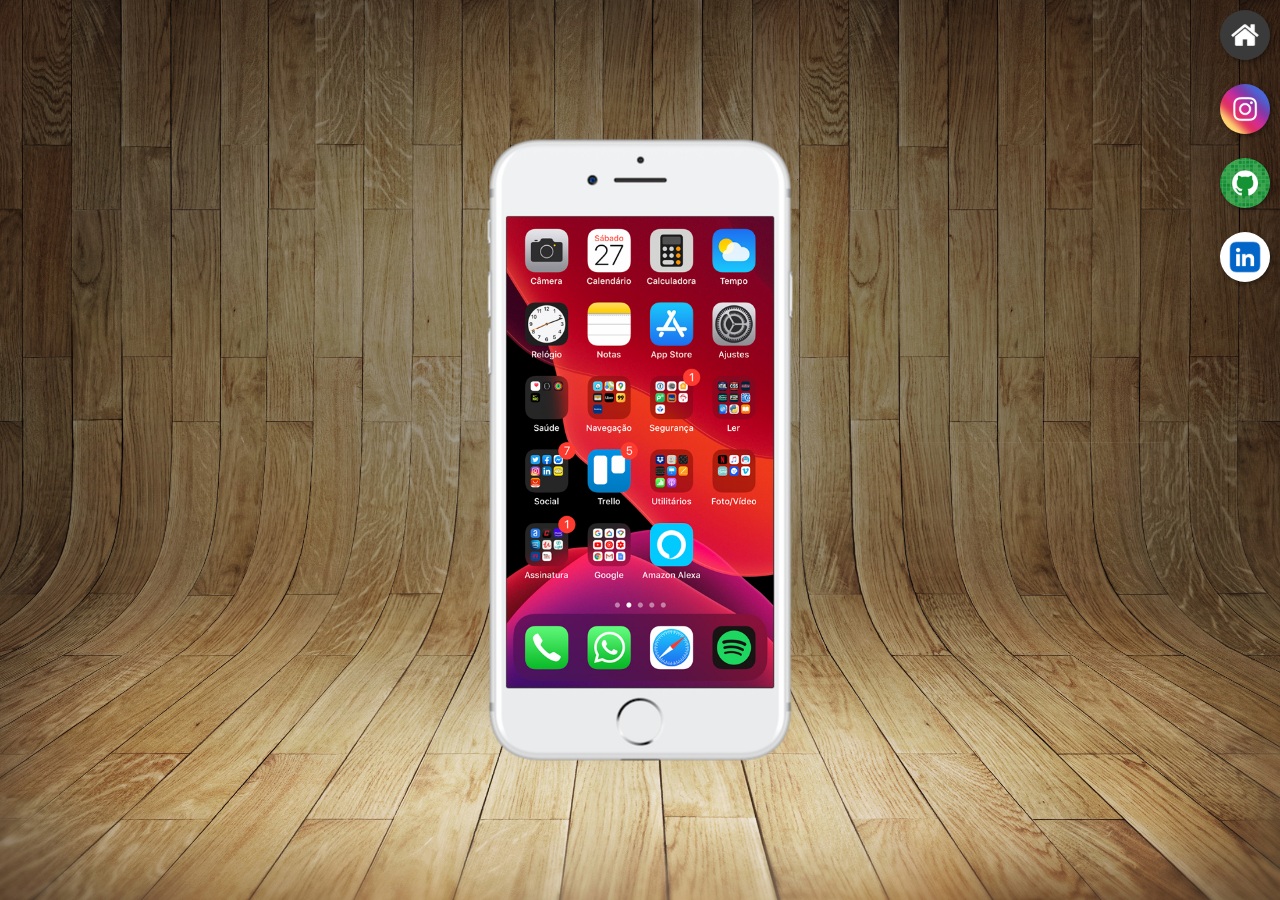
<file: index.html>
<!DOCTYPE html>
<html lang='pt-br'>
<head>
    <meta charset='utf-8'>
    <meta name='viewport' content='width=device-width, initial-scale=1'>
    <title>Projeto Redes Sociais</title>
    <link rel='stylesheet' href='estilos/style.css'>
    <link rel='icon' type='image/x-icon' href='favicon.ico'>
</head>
<body>
    <main>
        <section id="telefone">
            <iframe src="home.html" name="tela" id="tela" frameborder="0">
                Seu navegador não suporta iframes. Tente utilizar outro navegador ou atualize o seu navegador atual.
            </iframe>
        </section>

        <section id="redes-sociais">
            <a href="home.html" target="tela"><img src="imagens/logo-home.jpg" alt="Home"></a> <br>
            <a href="instagram.html" target="tela"><img src="imagens/logo-instagram.jpg" alt="Instagram"></a> <br>
            <a href="github.html" target="tela"><img src="imagens/logo-github.jpg" alt="Github"></a> <br>
            <a href="linkedin.html" target="tela"><img src="imagens/logo-linkedin.jpg" alt="Linkedin"></a> <br>
        </section>
    </main>
</body>
</html>
</file>
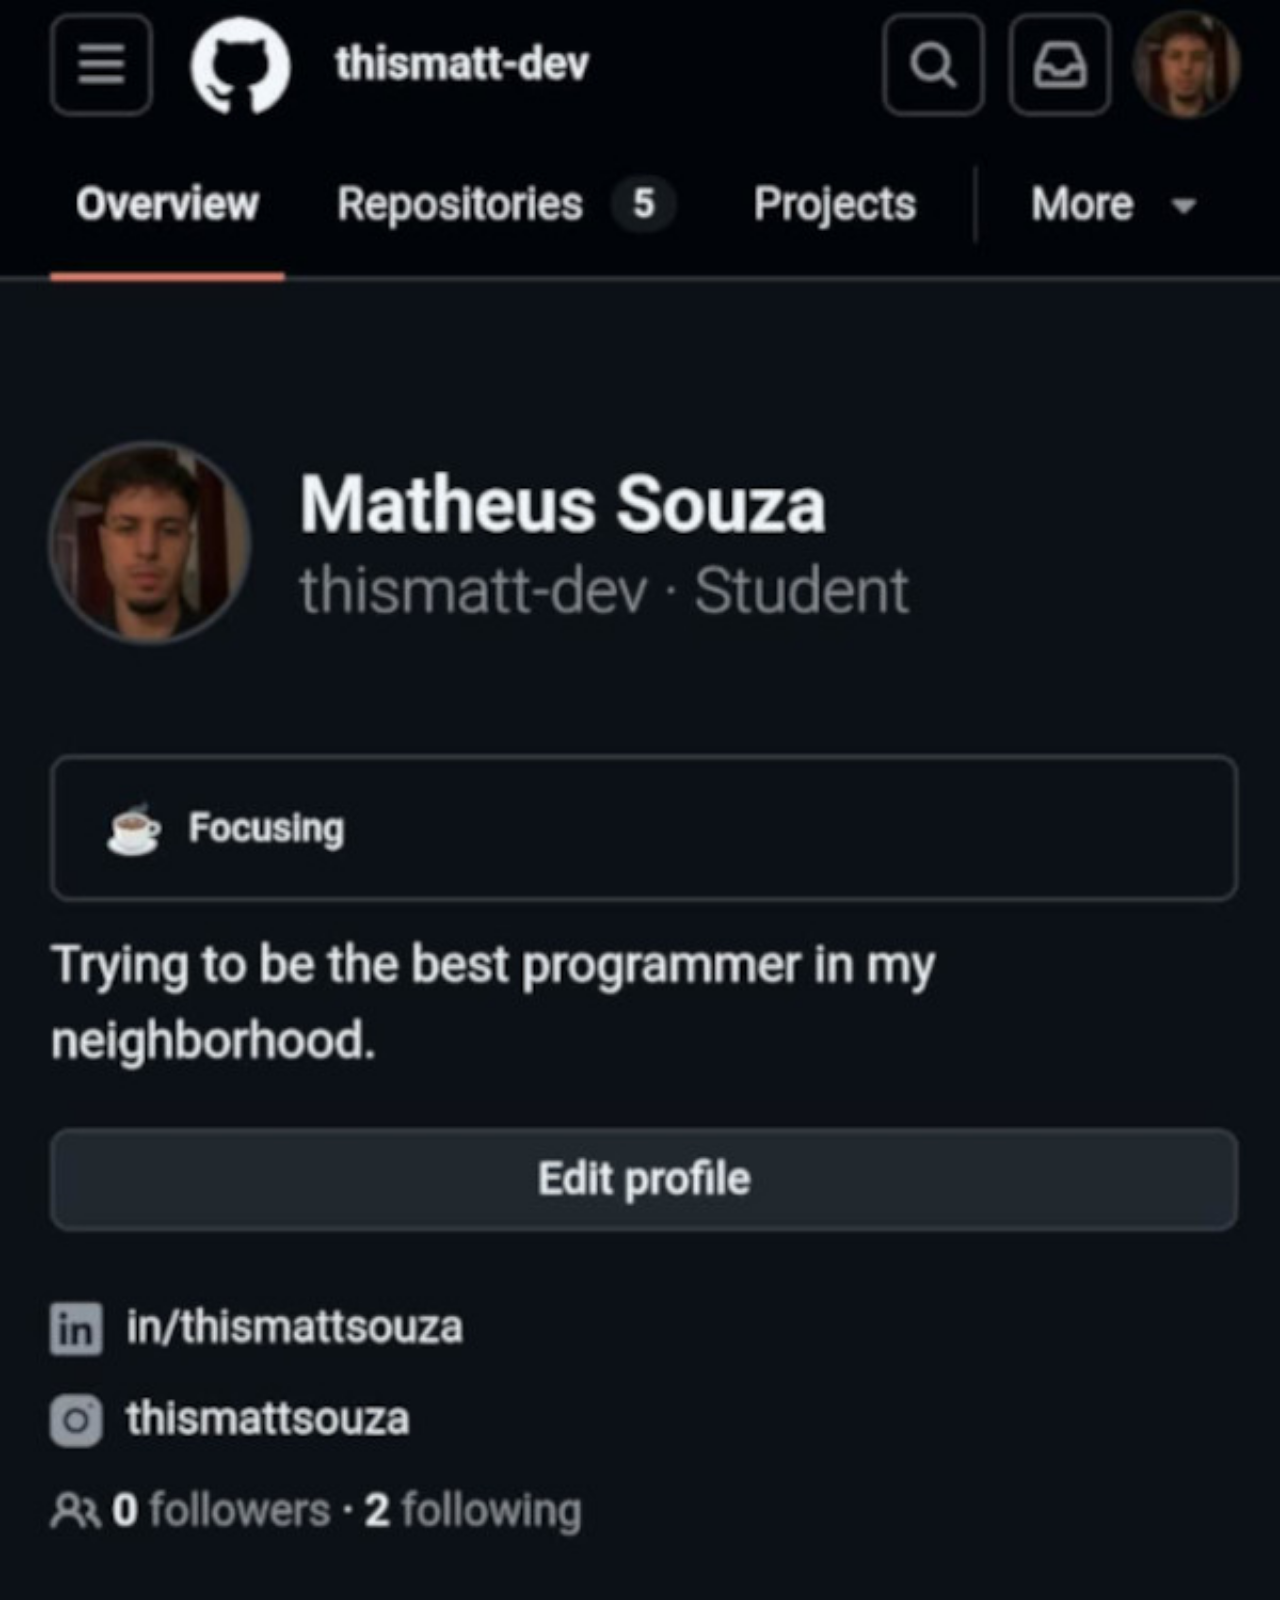
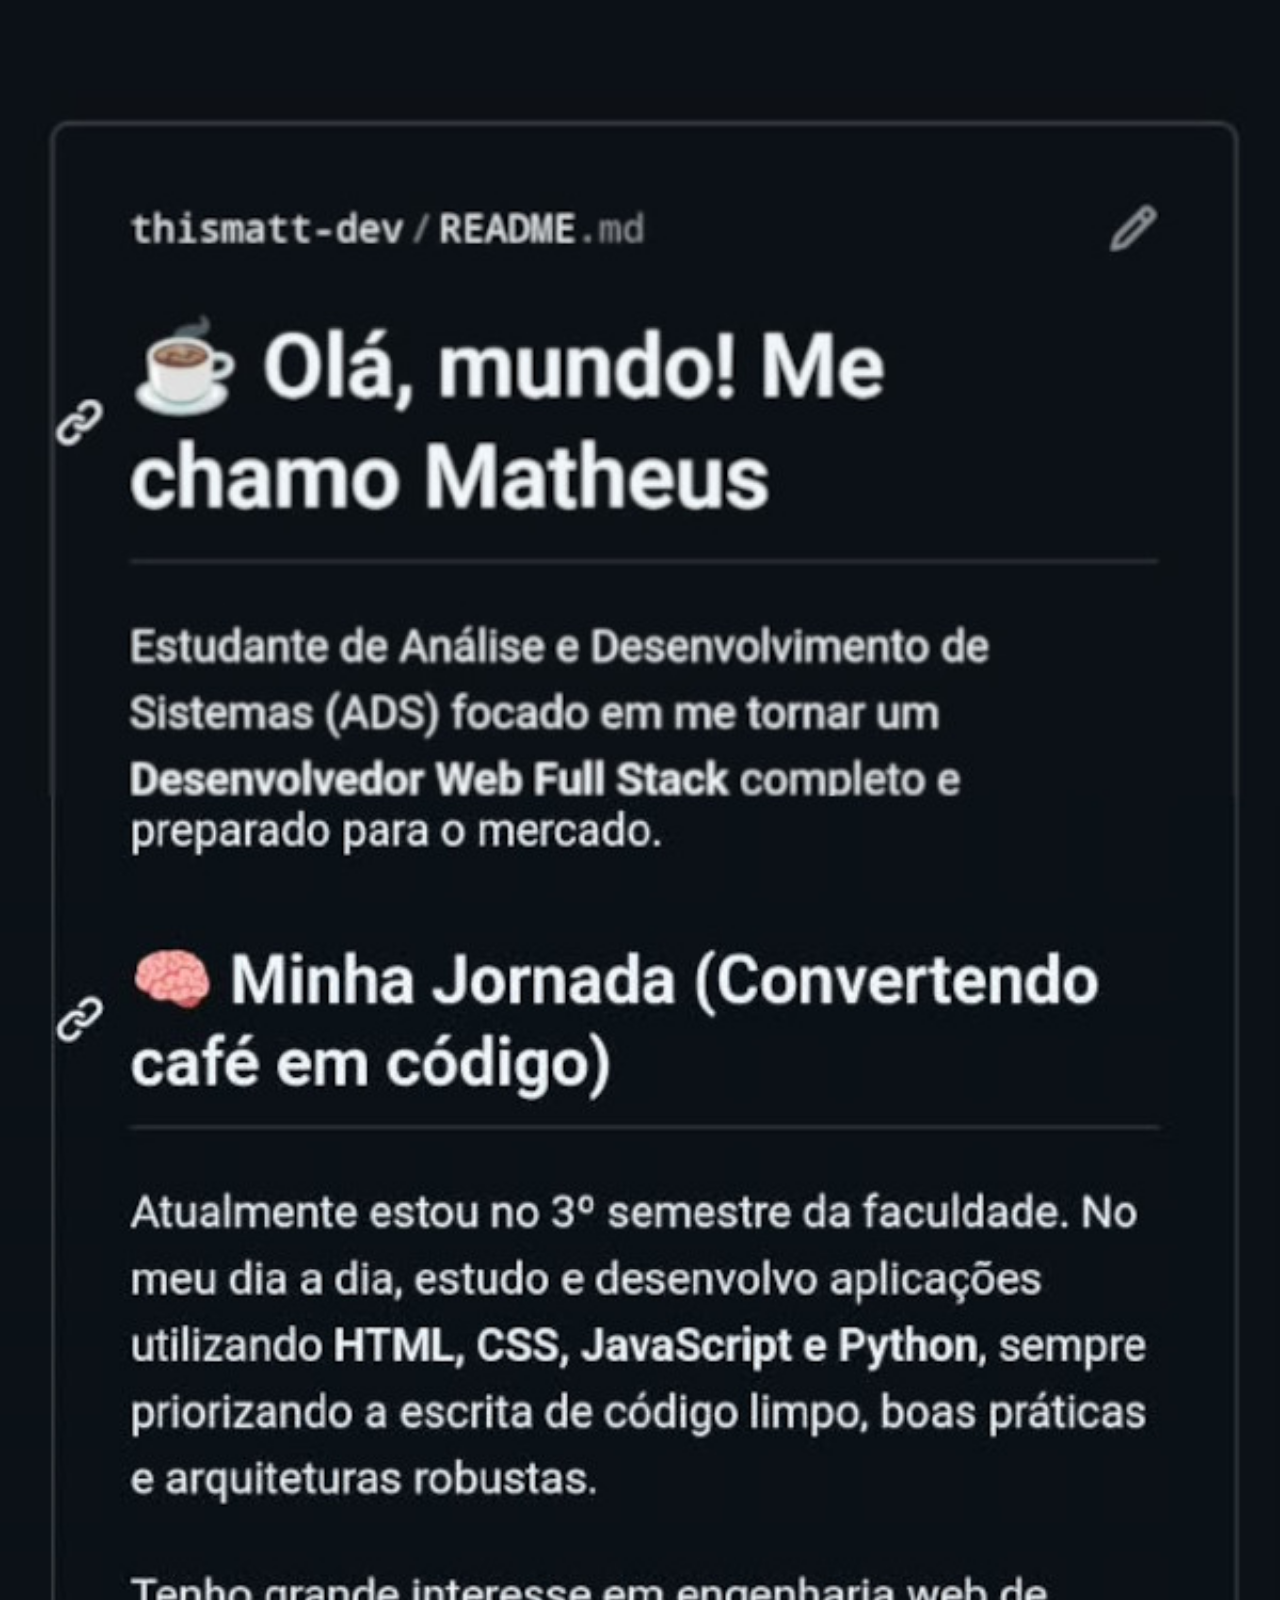
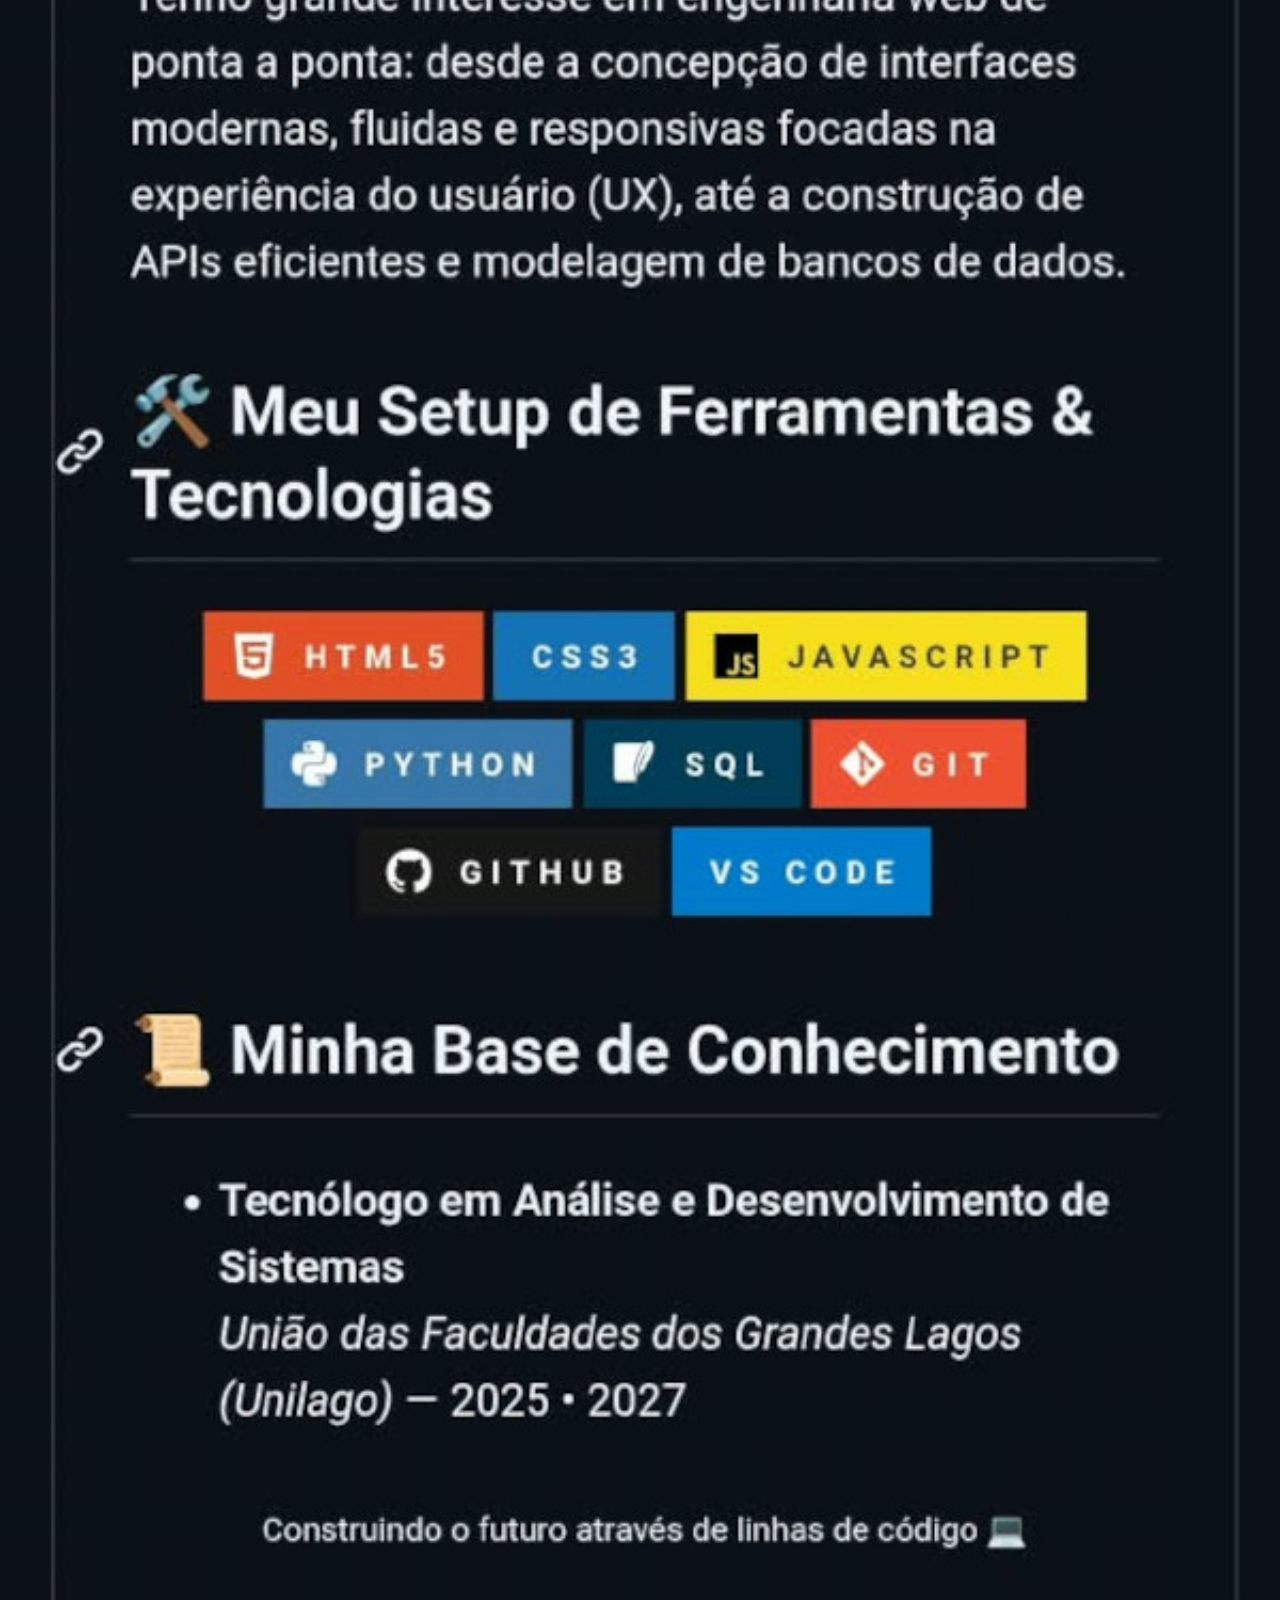
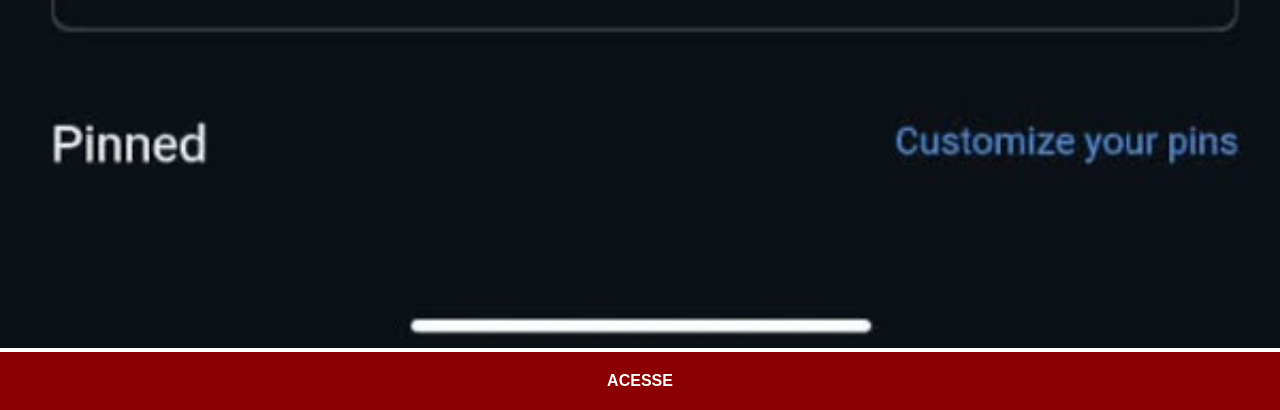
<file: github.html>
<!DOCTYPE html>
<html lang='pt-br'>
<head>
    <meta charset='utf-8'>
    <meta name='viewport' content='width=device-width, initial-scale=1'>
    <title>Github</title>
    <link rel='stylesheet' href='estilos/social.css'>
</head>
<body>
    <img src="imagens/tela-github.jpg" alt="Github">
    <a href="https://github.com/thismatt-dev" target="_blank">ACESSE</a>
</body>
</html>
</file>
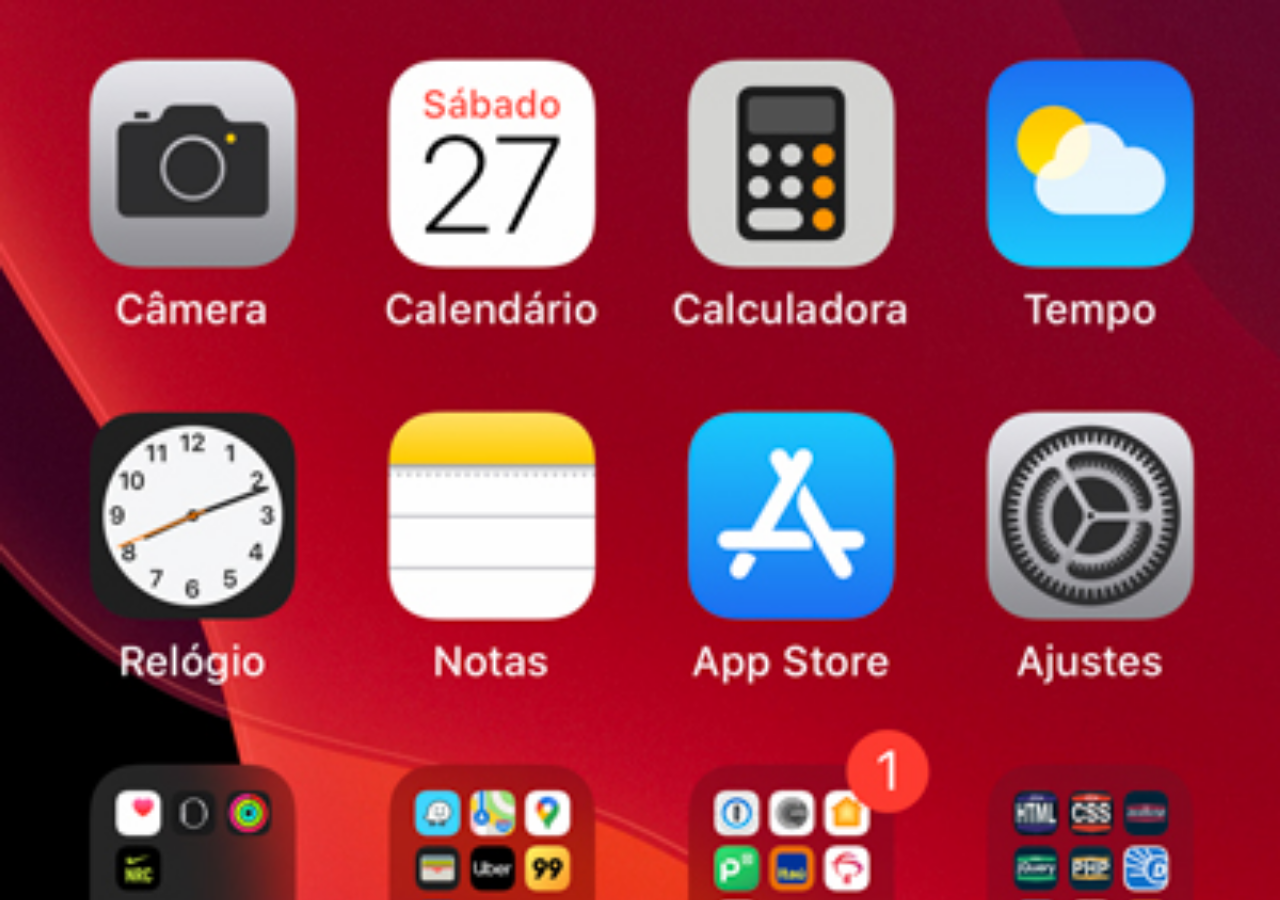
<file: home.html>
<!DOCTYPE html>
<html lang='pt-br'>
<head>
    <meta charset='utf-8'>
    <meta name='viewport' content='width=device-width, initial-scale=1'>
    <title>Home</title>
</head>

<style>
    * {
        margin: 0;
        padding: 0;
    }

    body {
        width: 100vw;
        height: 100vh;
        background: black url('imagens/tela-home.jpg') no-repeat top center; 
        background-size: cover;
    }
</style>

<body>
    
</body>
</html>
</file>
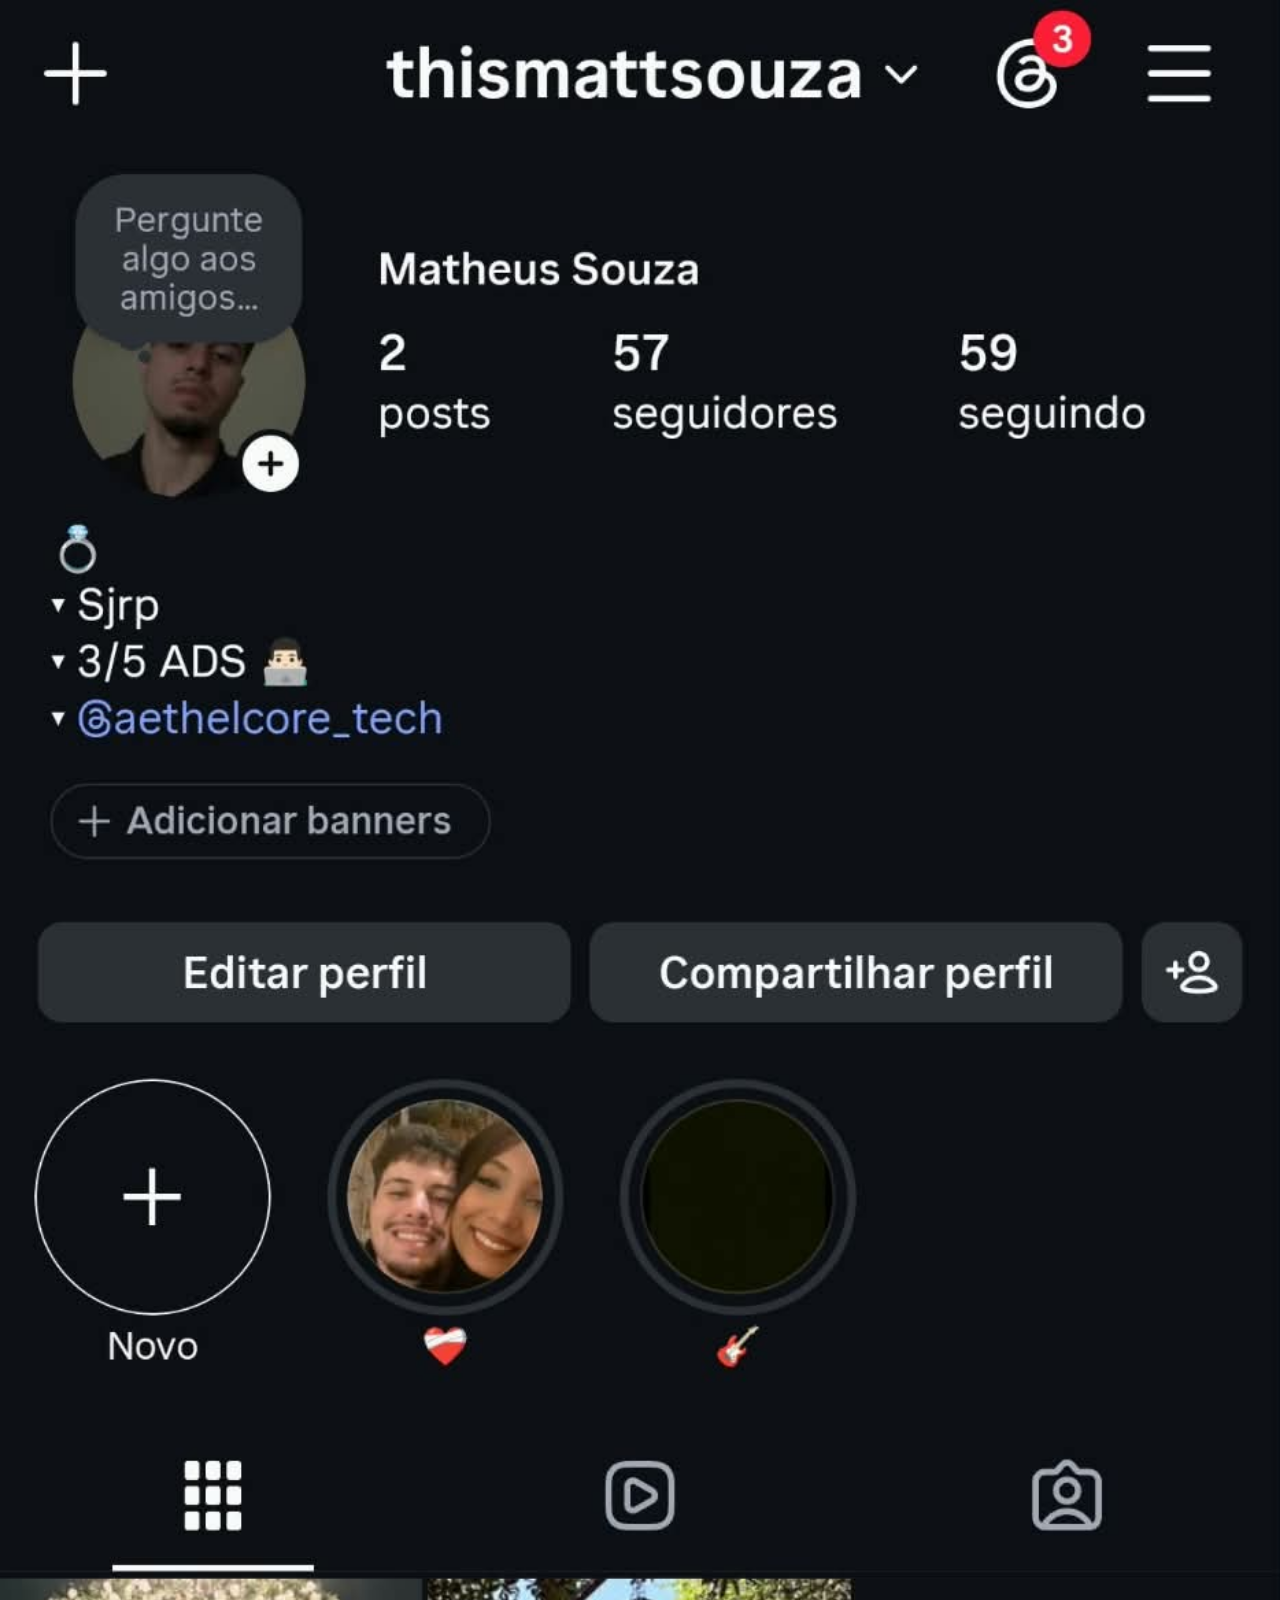
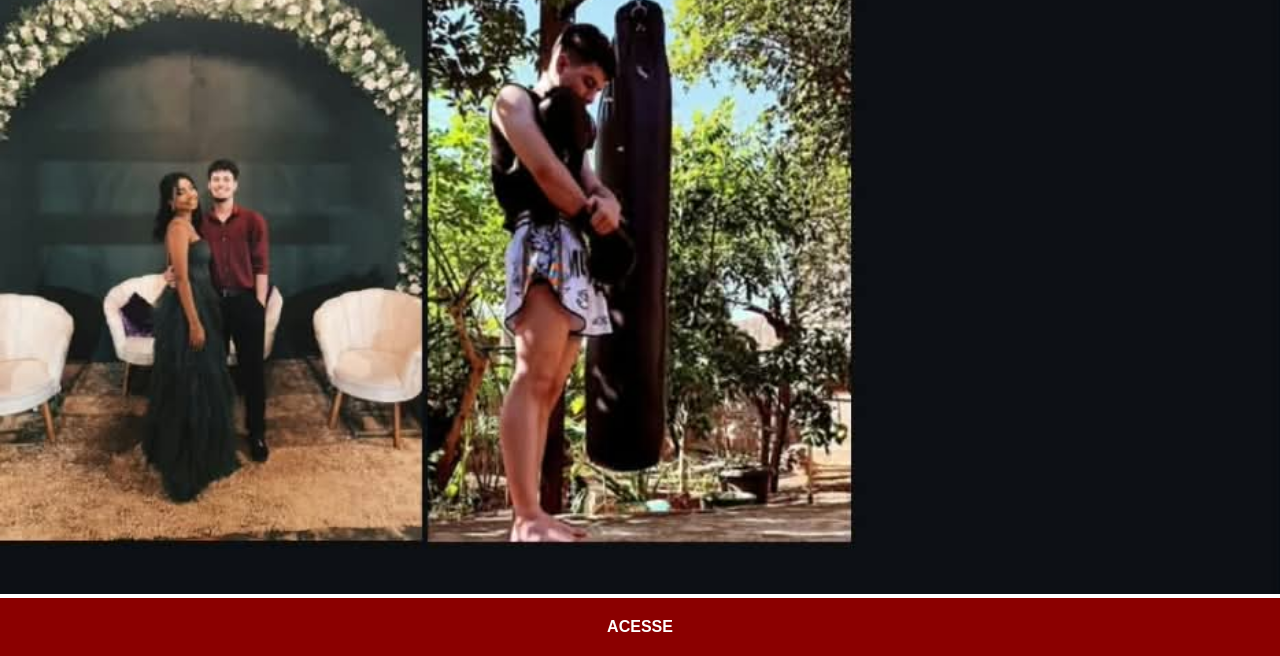
<file: instagram.html>
<!DOCTYPE html>
<html lang='pt-br'>
<head>
    <meta charset='utf-8'>
    <meta name='viewport' content='width=device-width, initial-scale=1'>
    <title>Instagram</title>
    <link rel='stylesheet' href='estilos/social.css'>
</head>
<body>
    <img src="imagens/tela-instagram.jpeg" alt="Instagram">
    <a href="https://www.instagram.com/thismattsouza?stkn=MWV1MHVwOTFqbHF6OA==" target="_blank">ACESSE</a>
</body>
</html>
</file>
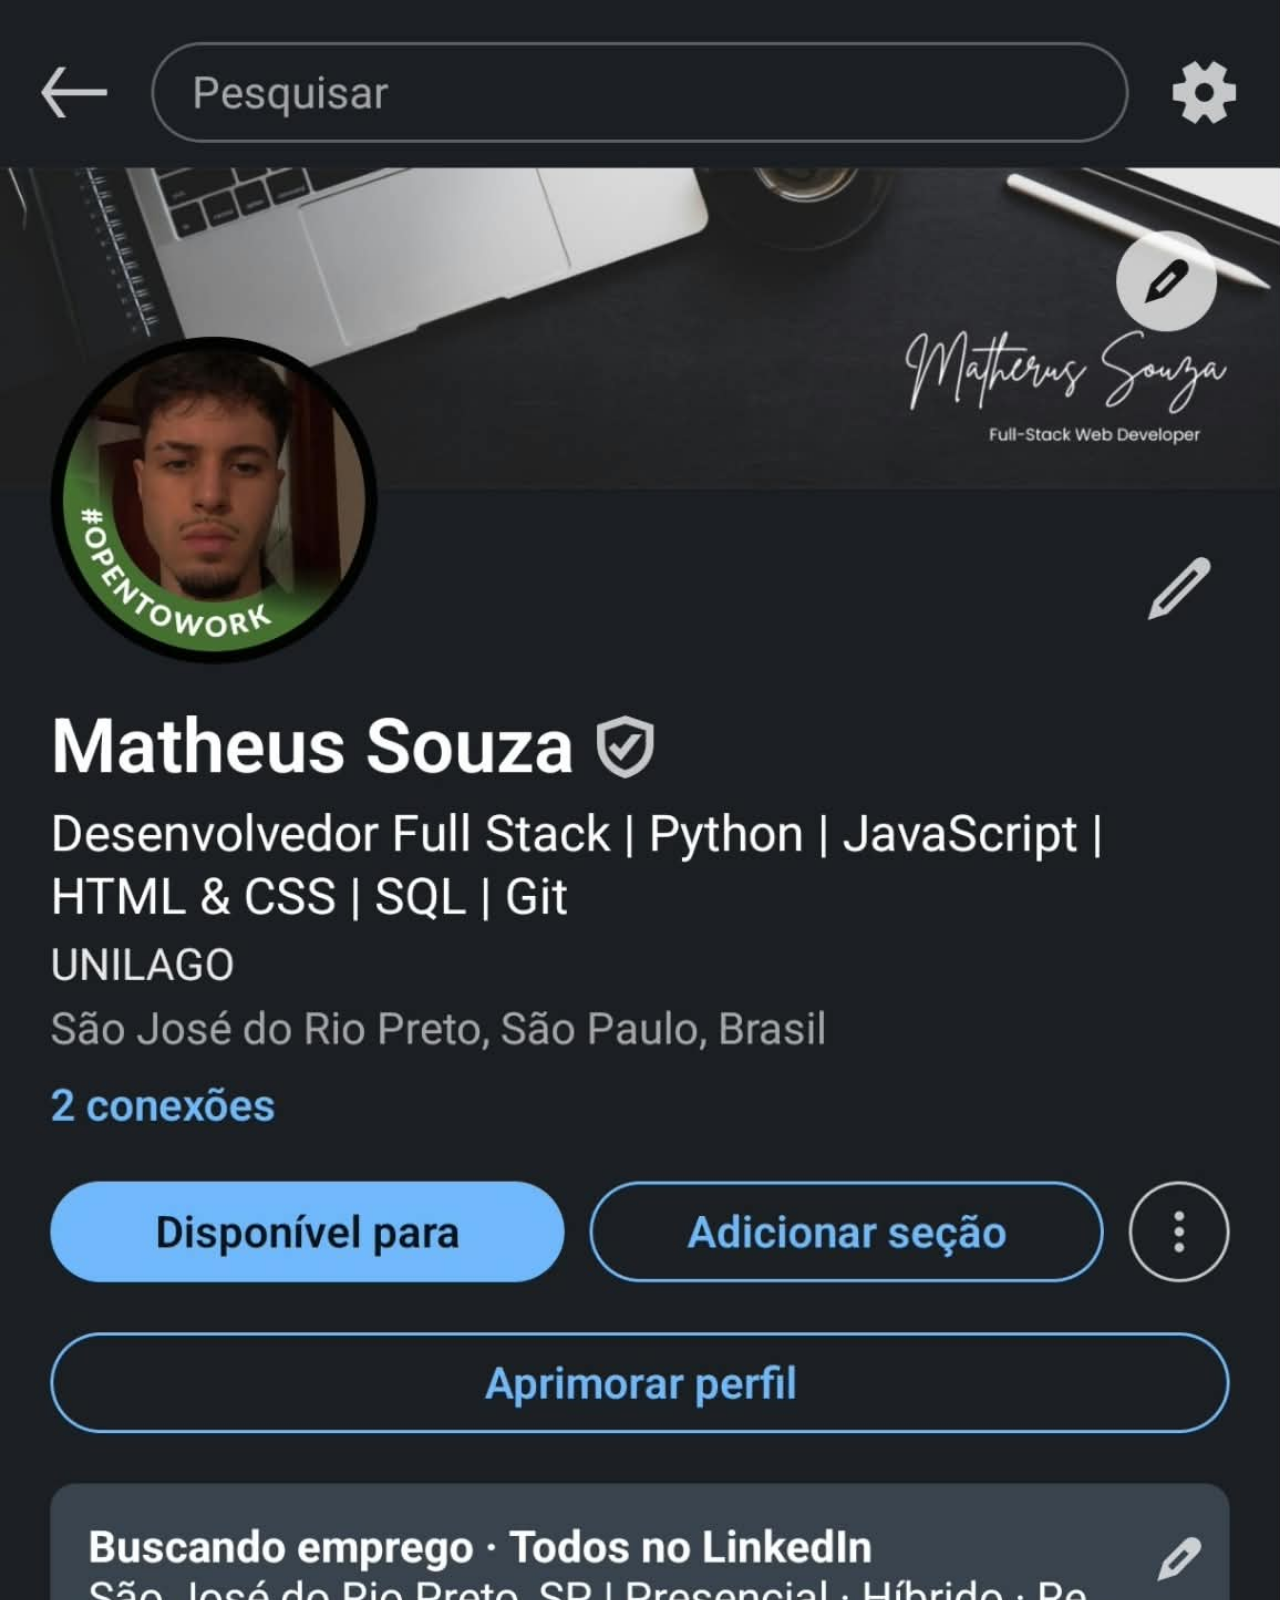
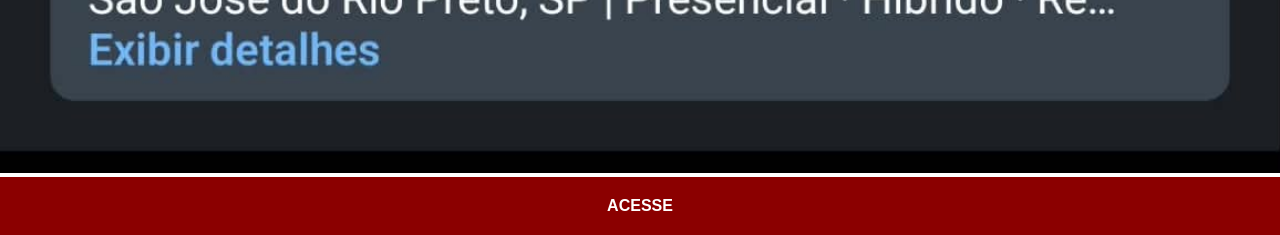
<file: linkedin.html>
<!DOCTYPE html>
<html lang='pt-br'>
<head>
    <meta charset='utf-8'>
    <meta name='viewport' content='width=device-width, initial-scale=1'>
    <title>Linkedin</title>
    <link rel='stylesheet' href='estilos/social.css'>
</head>
<body>
    <img src="imagens/tela-linkedin.jpeg" alt="Linkedin">
    <a href="https://www.linkedin.com/in/thismattsouza/" target="_blank">ACESSE</a>
</body>
</html>
</file>
<file: estilos/style.css>
@charset "utf-8";

* {
    margin: 0;
    padding: 0;
    font-family: Arial, Helvetica, sans-serif;
}

html, body {
    height: 100vh;
    width: 100vw;
    background-color: #000;
}

body {
    background: url('../imagens/fundo-madeira.jpg')
    no-repeat top center;
    background-size: cover;
    background-attachment: fixed;
}

main {
    position: relative;
    height: 100vh;
}

section#telefone {
    position: absolute;
    top: 50%;
    left: 50%;
    transform: translate(-50%, -50%);
    height: 627px;
    width: 311px;
    background-image: url('../imagens/frame-iphone.png');
}

iframe#tela {
    position: absolute;
    top: 80px;
    left: 22px;
    width: 267px;
    height: 471px;
}

section#redes-sociais {
   text-align: right;
}

section#redes-sociais img {
    width: 50px;
    margin: 10px;
    border-radius: 50%;
    box-shadow: 2px 2px 5px rgba(0, 0, 0, 0.400);
    box-sizing: border-box;
}

section#redes-sociais img:hover {
    border: 2px solid rgba(255, 255, 255, 0.15);
    transform: translate(-3px, -3px);
    box-shadow: 5px 5px 10px rgba(0, 0, 0, 0.600);
    transition: transform 0.3s;
}
</file>
<file: estilos/social.css>
@charset "utf-8";

* {
    margin: 0;
    padding: 0;
    font-family: Arial, Helvetica, sans-serif;
}

::-webkit-scrollbar {
    width: 0px;
    height: 0px;
}

img {
    width: 100vw;
}

a {
    display: block;
    background-color: darkred;
    color: white;
    padding: 20px;
    text-align: center;
    font-weight: bolder;
    text-decoration: none;
}

a:hover {
    background-color: red;
}
</file>
